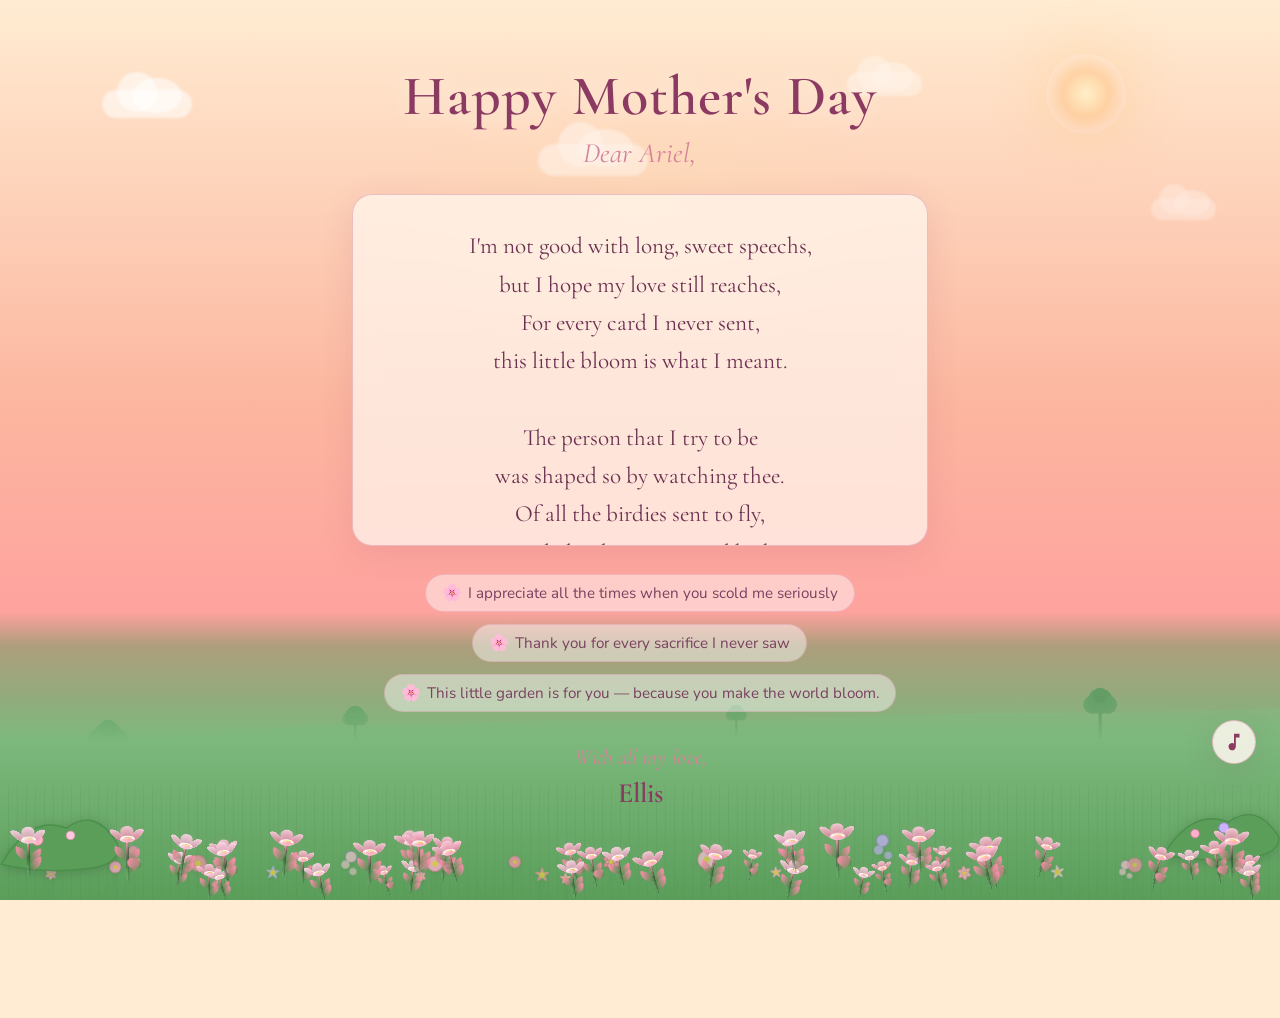
<file: index.html>
<!DOCTYPE html>
<html lang="en">
<head>
  <meta charset="UTF-8" />
  <meta name="viewport" content="width=device-width, initial-scale=1.0" />
  <meta name="description" content="A blooming garden Mother's Day message" />
  <title>Happy Mother's Day</title>
  <link rel="preconnect" href="https://fonts.googleapis.com" />
  <link rel="preconnect" href="https://fonts.gstatic.com" crossorigin />
  <link href="https://fonts.googleapis.com/css2?family=Cormorant+Garamond:ital,wght@0,400;0,600;1,400&family=Nunito:wght@400;600&display=swap" rel="stylesheet" />
  <link rel="stylesheet" href="css/garden.css" />
  <link rel="stylesheet" href="css/background.css" />
  <link rel="stylesheet" href="css/animations.css" />
  <link rel="stylesheet" href="css/blossoming-flowers.css" />
  <link rel="stylesheet" href="css/creatures.css" />
</head>
<body>
  <div class="garden" id="garden">
    <div class="sky" aria-hidden="true">
      <div class="sky-glow"></div>

      <div class="bg-scenery">
        <div class="bg-sun"></div>
        <div class="bg-cloud bg-cloud--1"></div>
        <div class="bg-cloud bg-cloud--2"></div>
        <div class="bg-cloud bg-cloud--3"></div>
        <div class="bg-cloud bg-cloud--4"></div>
        <svg class="bg-landscape" viewBox="0 0 1440 360" preserveAspectRatio="xMidYMax slice" xmlns="http://www.w3.org/2000/svg">
          <defs>
            <linearGradient id="hillFar" x1="0" y1="0" x2="0" y2="1">
              <stop offset="0%" stop-color="#e8b8b0"/>
              <stop offset="25%" stop-color="#a8c4a0"/>
              <stop offset="100%" stop-color="#6d9468"/>
            </linearGradient>
            <linearGradient id="hillMid" x1="0" y1="0" x2="0" y2="1">
              <stop offset="0%" stop-color="#8fbf8a"/>
              <stop offset="100%" stop-color="#5a9e55"/>
            </linearGradient>
            <linearGradient id="hillNear" x1="0" y1="0" x2="0" y2="1">
              <stop offset="0%" stop-color="#7cb87c"/>
              <stop offset="100%" stop-color="#5a9e5a"/>
            </linearGradient>
            <linearGradient id="treeFar" x1="0" y1="0" x2="0" y2="1">
              <stop offset="0%" stop-color="#4a7350"/>
              <stop offset="100%" stop-color="#2d4a32"/>
            </linearGradient>
            <linearGradient id="treeMid" x1="0" y1="0" x2="0" y2="1">
              <stop offset="0%" stop-color="#3d6640"/>
              <stop offset="100%" stop-color="#254428"/>
            </linearGradient>
          </defs>

          <!-- Ridge guides (invisible — used to anchor trees) -->
          <path id="ridge-far" fill="none" stroke="none" d="
            M 0 218
            C 160 172 320 158 480 164
            C 640 152 800 162 960 154
            C 1120 146 1280 152 1440 144"/>
          <path id="ridge-mid" fill="none" stroke="none" d="
            M 0 258
            C 240 224 480 230 720 222
            C 960 216 1200 226 1440 234"/>

          <!-- Distant rolling hills -->
          <path fill="url(#hillFar)" d="
            M 0 360 L 0 218
            C 160 172 320 158 480 164
            C 640 152 800 162 960 154
            C 1120 146 1280 152 1440 144
            L 1440 360 Z"/>

          <!-- Far trees — positioned by landscape.js -->
          <g fill="url(#treeFar)" id="trees-far">
            <g class="ridge-tree" data-ridge="far" data-x="120" data-scale="1">
              <rect x="-2" y="0" width="4" height="32" fill="#2d4a32"/>
              <circle cx="0" cy="-14" r="16"/>
              <circle cx="-10" cy="-10" r="12" opacity="0.9"/>
              <circle cx="10" cy="-10" r="12" opacity="0.9"/>
              <circle cx="0" cy="-22" r="10"/>
            </g>
            <g class="ridge-tree" data-ridge="far" data-x="400" data-scale="0.85">
              <rect x="-1.5" y="0" width="3" height="26" fill="#2d4a32"/>
              <circle cx="0" cy="-12" r="13"/>
              <circle cx="-8" cy="-8" r="9" opacity="0.85"/>
              <circle cx="8" cy="-8" r="9" opacity="0.85"/>
            </g>
            <g class="ridge-tree" data-ridge="far" data-x="830" data-scale="0.8">
              <rect x="-1.5" y="0" width="3" height="22" fill="#2d4a32"/>
              <circle cx="0" cy="-10" r="11"/>
              <circle cx="-7" cy="-7" r="8" opacity="0.85"/>
              <circle cx="7" cy="-7" r="8" opacity="0.85"/>
            </g>
            <g class="ridge-tree" data-ridge="far" data-x="1240" data-scale="0.95">
              <rect x="-2" y="0" width="4" height="30" fill="#2d4a32"/>
              <circle cx="0" cy="-13" r="15"/>
              <circle cx="-9" cy="-9" r="11" opacity="0.9"/>
              <circle cx="9" cy="-9" r="11" opacity="0.9"/>
              <circle cx="0" cy="-20" r="9"/>
            </g>
          </g>

          <!-- Middle hills -->
          <path fill="url(#hillMid)" d="
            M 0 360 L 0 258
            C 240 224 480 230 720 222
            C 960 216 1200 226 1440 234
            L 1440 360 Z"/>

          <!-- Mid trees -->
          <g fill="url(#treeMid)" id="trees-mid">
            <g class="ridge-tree" data-ridge="mid" data-x="320" data-scale="1.1">
              <rect x="-2.5" y="0" width="5" height="36" fill="#254428"/>
              <circle cx="0" cy="-16" r="18"/>
              <circle cx="-12" cy="-12" r="14" opacity="0.9"/>
              <circle cx="12" cy="-12" r="14" opacity="0.9"/>
              <circle cx="0" cy="-26" r="12"/>
            </g>
            <g class="ridge-tree" data-ridge="mid" data-x="1040" data-scale="1.05">
              <rect x="-2.5" y="0" width="5" height="34" fill="#254428"/>
              <circle cx="0" cy="-15" r="17"/>
              <circle cx="-11" cy="-11" r="13" opacity="0.9"/>
              <circle cx="11" cy="-11" r="13" opacity="0.9"/>
              <circle cx="0" cy="-24" r="11"/>
            </g>
          </g>

          <!-- Near slope — matches meadow -->
          <path fill="url(#hillNear)" d="
            M 0 360 L 0 292
            Q 360 278 720 282
            Q 1080 276 1440 286
            L 1440 360 Z"/>
        </svg>
      </div>

      <div id="bg-mid-flowers" class="bg-mid-flowers"></div>
      <div id="petal-layer" class="petal-layer"></div>
      <div id="sky-creatures" class="sky-creatures"></div>
    </div>

    <main class="content">
      <header class="content-header">
        <h1 class="headline" id="headline"></h1>
        <p class="greeting" id="greeting"></p>
      </header>

      <article class="message-card" id="message-card" aria-live="polite">
        <p class="message" id="message"></p>
      </article>

      <ul class="bouquet" id="bouquet" aria-label="Reasons I love you"></ul>

      <footer class="signature-block">
        <p class="signature" id="signature"></p>
        <p class="your-name" id="your-name"></p>
      </footer>
    </main>

    <div class="meadow" aria-hidden="true">
      <svg class="meadow-bush meadow-bush--left" viewBox="0 0 100 70" xmlns="http://www.w3.org/2000/svg">
        <path d="M10 55 Q30 20 55 30 Q75 15 90 40 Q95 55 70 58 Q40 62 10 55 Z" fill="#5a9e5a" stroke="#4a8f4a" stroke-width="1"/>
        <circle cx="35" cy="38" r="4" fill="#ffb3c6" stroke="#d4788f" stroke-width="0.6"/>
        <circle cx="58" cy="35" r="3" fill="#ffc8dd" stroke="#d492a8" stroke-width="0.6"/>
      </svg>
      <svg class="meadow-bush meadow-bush--right" viewBox="0 0 100 70" xmlns="http://www.w3.org/2000/svg">
        <path d="M90 55 Q70 22 45 32 Q25 18 10 42 Q8 54 32 57 Q62 60 90 55 Z" fill="#5a9e5a" stroke="#4a8f4a" stroke-width="1"/>
        <circle cx="48" cy="36" r="3.5" fill="#c9b1ff" stroke="#9a82c8" stroke-width="0.6"/>
        <circle cx="68" cy="40" r="3" fill="#ffafcc" stroke="#c97a90" stroke-width="0.6"/>
      </svg>
      <div class="grass"></div>
      <div id="meadow-back" class="meadow-back"></div>
      <div id="meadow-tufts" class="meadow-tufts"></div>
      <div id="blooming-garden" class="blooming-garden not-loaded" aria-hidden="true"></div>
    </div>
  </div>

  <button type="button" id="audio-toggle" class="audio-toggle hidden" aria-label="Play garden sounds" title="Garden sounds">
    <svg class="audio-icon audio-icon--off" viewBox="0 0 24 24" width="22" height="22" aria-hidden="true">
      <path fill="currentColor" d="M12 3v10.55A4 4 0 1 0 14 17V7h4V3h-6z"/>
    </svg>
    <svg class="audio-icon audio-icon--on" viewBox="0 0 24 24" width="22" height="22" aria-hidden="true">
      <path fill="currentColor" d="M12 3v10.55A4 4 0 1 0 14 17V7h4V3h-6zm-2 14.5A6.5 6.5 0 0 1 5.5 11H3v2h2.5A4.5 4.5 0 0 0 12 17.5V20a8 8 0 0 1-8-8h2a6 6 0 0 0 6 6v-2.5z"/>
    </svg>
  </button>

  <script type="module" src="js/garden.js"></script>
</body>
</html>
</file>
<file: css/garden.css>
*,
*::before,
*::after {
  box-sizing: border-box;
  margin: 0;
  padding: 0;
}

:root {
  --sky-top: #ffecd2;
  --sky-mid: #fcb69f;
  --sky-bottom: #ff9a9e;
  --grass-light: #7cb87c;
  --grass-dark: #5a9e5a;
  --rose: #8b3a62;
  --rose-soft: #d4849a;
  --cream: #fff8f0;
  --card-bg: rgba(255, 248, 240, 0.72);
  --card-border: rgba(212, 132, 154, 0.45);
  --shadow-soft: 0 8px 32px rgba(139, 58, 98, 0.12);
  --font-serif: "Cormorant Garamond", Georgia, serif;
  --font-sans: "Nunito", system-ui, sans-serif;
}

html {
  font-size: 16px;
  scroll-behavior: smooth;
}

body {
  min-height: 100dvh;
  overflow-x: hidden;
  font-family: var(--font-sans);
  color: var(--rose);
  background: var(--sky-top);
}

.garden {
  position: relative;
  min-height: 100dvh;
  display: flex;
  flex-direction: column;
}

.sky {
  position: fixed;
  inset: 0;
  z-index: 0;
  background: linear-gradient(
    180deg,
    var(--sky-top) 0%,
    var(--sky-mid) 45%,
    var(--sky-bottom) 78%,
    #f8b4b8 100%
  );
}

.sky-glow {
  position: absolute;
  top: 8%;
  left: 50%;
  width: min(90vw, 520px);
  height: min(50vw, 280px);
  transform: translateX(-50%);
  background: radial-gradient(
    ellipse at center,
    rgba(255, 220, 180, 0.55) 0%,
    transparent 70%
  );
  pointer-events: none;
}

.petal-layer,
.sky-creatures {
  position: absolute;
  inset: 0;
  pointer-events: none;
  overflow: hidden;
}

.sky-creatures {
  z-index: 2;
}

.petal-layer {
  z-index: 1;
}

.content {
  position: relative;
  z-index: 10;
  flex: 1;
  display: flex;
  flex-direction: column;
  align-items: center;
  padding: clamp(2rem, 8vw, 4rem) clamp(1.25rem, 5vw, 2rem) 13rem;
  text-align: center;
}

.content-header {
  margin-bottom: 1.5rem;
}

.headline {
  font-family: var(--font-serif);
  font-size: clamp(2.25rem, 7vw, 3.5rem);
  font-weight: 600;
  color: var(--rose);
  letter-spacing: 0.02em;
  line-height: 1.15;
  text-shadow: 0 1px 24px rgba(255, 255, 255, 0.5);
}

.greeting {
  margin-top: 0.5rem;
  font-family: var(--font-serif);
  font-size: clamp(1.25rem, 4vw, 1.75rem);
  font-style: italic;
  color: var(--rose-soft);
}

.message-card {
  width: min(100%, 36rem);
  max-height: min(50vh, 22rem);
  overflow-y: auto;
  padding: clamp(1.25rem, 4vw, 2rem) clamp(1.5rem, 5vw, 2.25rem);
  background: var(--card-bg);
  border: 1px solid var(--card-border);
  border-radius: 1.25rem;
  box-shadow: var(--shadow-soft);
  backdrop-filter: blur(12px);
  -webkit-backdrop-filter: blur(12px);
  opacity: 0;
  transform: translateY(1.5rem);
}

.message-card::-webkit-scrollbar {
  width: 6px;
}

.message-card::-webkit-scrollbar-thumb {
  background: var(--rose-soft);
  border-radius: 3px;
}

.message {
  font-family: var(--font-serif);
  font-size: clamp(1.15rem, 3.5vw, 1.45rem);
  line-height: 1.65;
  color: #6b3050;
  white-space: pre-line;
}

.bouquet {
  list-style: none;
  display: flex;
  flex-wrap: wrap;
  justify-content: center;
  gap: 0.75rem 1rem;
  margin-top: 1.75rem;
  max-width: 40rem;
  padding: 0;
}

.bouquet:empty {
  display: none;
}

.bouquet-item {
  display: flex;
  align-items: center;
  gap: 0.4rem;
  padding: 0.5rem 1rem;
  background: rgba(255, 255, 255, 0.45);
  border: 1px solid rgba(212, 132, 154, 0.35);
  border-radius: 2rem;
  font-size: clamp(0.85rem, 2.5vw, 0.95rem);
  color: #7a4060;
  opacity: 0;
  transform: scale(0.85);
}

.bouquet-item__bloom {
  font-size: 1rem;
  line-height: 1;
}

.signature-block {
  margin-top: 2rem;
  opacity: 0;
}

.signature {
  font-family: var(--font-serif);
  font-size: clamp(1.1rem, 3vw, 1.35rem);
  font-style: italic;
  color: var(--rose-soft);
}

.your-name {
  margin-top: 0.35rem;
  font-family: var(--font-serif);
  font-size: clamp(1.35rem, 4vw, 1.75rem);
  font-weight: 600;
  color: var(--rose);
}

.meadow {
  position: fixed;
  bottom: 0;
  left: 0;
  right: 0;
  height: clamp(12rem, 35vh, 18rem);
  height: clamp(12rem, 35dvh, 18rem);
  z-index: 5;
  pointer-events: none;
  overflow-x: clip;
}

.grass {
  position: absolute;
  inset: 0;
  background: linear-gradient(
    180deg,
    transparent 0%,
    rgba(90, 158, 90, 0.5) 12%,
    var(--grass-light) 45%,
    var(--grass-dark) 100%
  );
}

.grass::after {
  content: "";
  position: absolute;
  bottom: 0;
  left: 0;
  right: 0;
  height: 40%;
  background: repeating-linear-gradient(
    90deg,
    transparent,
    transparent 8px,
    rgba(61, 107, 61, 0.15) 8px,
    rgba(61, 107, 61, 0.15) 9px
  );
  opacity: 0.6;
}

.blooming-garden {
  z-index: 6;
}

.audio-toggle {
  position: fixed;
  bottom: clamp(6.5rem, 16vh, 8.5rem);
  right: clamp(1rem, 4vw, 1.5rem);
  z-index: 100;
  width: 2.75rem;
  height: 2.75rem;
  display: flex;
  align-items: center;
  justify-content: center;
  border: 1px solid rgba(212, 132, 154, 0.5);
  border-radius: 50%;
  background: rgba(255, 248, 240, 0.85);
  color: var(--rose);
  cursor: pointer;
  box-shadow: var(--shadow-soft);
  backdrop-filter: blur(8px);
  -webkit-backdrop-filter: blur(8px);
  transition: transform 0.2s ease, background 0.2s ease;
}

.audio-toggle:hover {
  transform: scale(1.08);
  background: rgba(255, 255, 255, 0.95);
}

.audio-toggle.hidden {
  display: none;
}

.audio-toggle.is-playing .audio-icon--off {
  display: none;
}

.audio-toggle:not(.is-playing) .audio-icon--on {
  display: none;
}

.audio-toggle.is-playing {
  color: var(--grass-dark);
  border-color: rgba(90, 158, 90, 0.5);
}

.petal {
  position: absolute;
  top: -2rem;
  border-radius: 50% 0 50% 50%;
  opacity: 0.75;
  pointer-events: none;
  will-change: transform;
}

@media (prefers-reduced-motion: reduce) {
  .message-card,
  .signature-block,
  .bouquet-item {
    opacity: 1 !important;
    transform: none !important;
    animation: none !important;
  }

  .petal-layer {
    display: none;
  }

  .audio-toggle {
    display: none !important;
  }

  .scatter-flower {
    opacity: 0.7 !important;
    animation: none !important;
  }
}

@media (max-width: 600px) {
  .content {
    padding-bottom: clamp(9.5rem, 36vw, 12rem);
  }

  .meadow {
    height: clamp(9.5rem, 28dvh, 14rem);
  }

  .audio-toggle {
    bottom: clamp(5.5rem, 22vw, 7rem);
  }
}

@media (max-width: 480px) {
  .bouquet {
    flex-direction: column;
    align-items: center;
  }

  .message-card {
    max-height: none;
  }
}

@media print {
  .sky,
  .meadow,
  .petal-layer,
  .sky-creatures,
  .audio-toggle {
    display: none !important;
  }

  body,
  .garden {
    background: white;
  }

  .content {
    padding: 2rem;
    color: #333;
  }

  .message-card {
    opacity: 1 !important;
    transform: none !important;
    box-shadow: none;
    border: 1px solid #ccc;
    max-height: none;
  }

  .signature-block,
  .bouquet-item {
    opacity: 1 !important;
    transform: none !important;
  }
}
</file>
<file: css/background.css>
/* ---- Distant scenery (hills, clouds, sun) ---- */
.bg-scenery {
  position: absolute;
  inset: 0;
  pointer-events: none;
  overflow: hidden;
  display: flex;
  flex-direction: column;
  justify-content: flex-end;
}

.bg-sun {
  position: absolute;
  top: 6%;
  right: 12%;
  width: clamp(3rem, 10vw, 5rem);
  height: clamp(3rem, 10vw, 5rem);
  border-radius: 50%;
  background: radial-gradient(
    circle,
    rgba(255, 240, 200, 0.95) 0%,
    rgba(255, 200, 140, 0.6) 40%,
    transparent 70%
  );
  box-shadow: 0 0 60px rgba(255, 200, 120, 0.45);
}

.bg-cloud {
  position: absolute;
  background: rgba(255, 255, 255, 0.55);
  border-radius: 50px;
  filter: blur(1px);
}

.bg-cloud::before,
.bg-cloud::after {
  content: "";
  position: absolute;
  background: inherit;
  border-radius: 50%;
}

.bg-cloud--1 {
  top: 10%;
  left: 8%;
  width: 90px;
  height: 28px;
}

.bg-cloud--1::before {
  width: 40px;
  height: 40px;
  top: -18px;
  left: 15px;
}

.bg-cloud--1::after {
  width: 50px;
  height: 35px;
  top: -12px;
  right: 10px;
}

.bg-cloud--2 {
  top: 16%;
  left: 42%;
  width: 110px;
  height: 32px;
  opacity: 0.7;
}

.bg-cloud--2::before {
  width: 45px;
  height: 45px;
  top: -22px;
  left: 20px;
}

.bg-cloud--2::after {
  width: 55px;
  height: 38px;
  top: -15px;
  right: 15px;
}

.bg-cloud--3 {
  top: 8%;
  right: 28%;
  width: 75px;
  height: 24px;
  opacity: 0.6;
}

.bg-cloud--3::before {
  width: 35px;
  height: 35px;
  top: -16px;
  left: 10px;
}

.bg-cloud--3::after {
  width: 42px;
  height: 30px;
  top: -10px;
  right: 8px;
}

.bg-cloud--4 {
  top: 22%;
  right: 5%;
  width: 65px;
  height: 22px;
  opacity: 0.5;
}

.bg-cloud--4::before {
  width: 30px;
  height: 30px;
  top: -14px;
  left: 8px;
}

.bg-cloud--4::after {
  width: 36px;
  height: 26px;
  top: -8px;
  right: 6px;
}

.bg-landscape {
  display: block;
  width: 100%;
  aspect-ratio: 1440 / 360;
  max-height: min(42vh, 22rem);
  flex-shrink: 0;
  z-index: 0;
}

/* ---- Mid-ground wildflower field (depth) ---- */
.bg-mid-flowers {
  position: absolute;
  bottom: 0;
  left: 0;
  right: 0;
  height: clamp(8rem, 24vh, 12rem);
  z-index: 1;
  pointer-events: none;
  overflow: hidden;
  mask-image: linear-gradient(180deg, transparent 0%, black 35%);
  -webkit-mask-image: linear-gradient(180deg, transparent 0%, black 35%);
}

.bg-mid-flowers .scatter-flower {
  position: absolute;
  bottom: 0;
  transform-origin: bottom center;
  filter: blur(0.3px);
}

.bg-mid-flowers .scatter-flower svg {
  display: block;
  width: 100%;
  height: auto;
}

/* ---- Meadow back layer ---- */
.meadow-back,
.meadow-tufts {
  position: absolute;
  bottom: 0;
  left: 0;
  right: 0;
  pointer-events: none;
}

.meadow-back {
  height: 85%;
  z-index: 2;
}

.meadow-tufts {
  height: 50%;
  z-index: 3;
}

.meadow-back .scatter-flower {
  position: absolute;
  bottom: 0;
  transform-origin: bottom center;
  filter: drop-shadow(0 1px 2px rgba(40, 60, 40, 0.2));
}

.meadow-back .scatter-flower svg {
  display: block;
  width: 100%;
  height: auto;
}

.meadow-tufts .grass-tuft {
  position: absolute;
  bottom: 0;
  transform-origin: bottom center;
}

.meadow-tufts .grass-tuft svg {
  display: block;
  width: 100%;
  height: auto;
}

/* ---- Side bushes ---- */
.meadow-bush {
  position: absolute;
  bottom: 0;
  z-index: 4;
  width: clamp(5rem, 16vw, 9rem);
  height: auto;
  filter: drop-shadow(0 2px 6px rgba(40, 60, 40, 0.25));
}

.meadow-bush--left {
  left: -1%;
  bottom: 5%;
}

.meadow-bush--right {
  right: -1%;
  bottom: 8%;
  transform: scaleX(-1);
}

.blooming-garden {
  z-index: 6;
}

@media (max-width: 600px) {
  .meadow-bush {
    width: clamp(4rem, 20vw, 6rem);
    opacity: 0.85;
  }

  .bg-mid-flowers {
    opacity: 0.8;
  }
}

@media (prefers-reduced-motion: reduce) {
  .bg-cloud {
    animation: none !important;
  }
}

@media print {
  .bg-scenery,
  .bg-mid-flowers,
  .meadow-back,
  .meadow-tufts,
  .meadow-bush,
  .blooming-garden {
    display: none !important;
  }
}
</file>
<file: css/animations.css>
.sky {
  animation: skyPulse 12s ease-in-out infinite alternate;
}

@keyframes skyPulse {
  0% { filter: brightness(1); }
  100% { filter: brightness(1.04); }
}

.message-card.is-visible {
  animation: cardReveal 1.2s cubic-bezier(0.22, 1, 0.36, 1) forwards;
  animation-delay: 2s;
}

.signature-block.is-visible {
  animation: fadeUp 1s ease forwards;
  animation-delay: 2.8s;
}

.bouquet-item.is-visible {
  animation: bloomReason 0.7s cubic-bezier(0.34, 1.56, 0.64, 1) forwards;
}

.bouquet-item:nth-child(1).is-visible { animation-delay: 3.1s; }
.bouquet-item:nth-child(2).is-visible { animation-delay: 3.4s; }
.bouquet-item:nth-child(3).is-visible { animation-delay: 3.7s; }
.bouquet-item:nth-child(4).is-visible { animation-delay: 4s; }
.bouquet-item:nth-child(5).is-visible { animation-delay: 4.3s; }

@keyframes cardReveal {
  0% { opacity: 0; transform: translateY(1.5rem); }
  100% { opacity: 1; transform: translateY(0); }
}

@keyframes fadeUp {
  0% { opacity: 0; transform: translateY(0.75rem); }
  100% { opacity: 1; transform: translateY(0); }
}

@keyframes bloomReason {
  0% { opacity: 0; transform: scale(0.85); }
  100% { opacity: 1; transform: scale(1); }
}

.headline {
  animation: headlineIn 1.4s ease forwards;
}

.greeting {
  animation: headlineIn 1.4s ease forwards;
  animation-delay: 0.3s;
  opacity: 0;
}

@keyframes headlineIn {
  0% { opacity: 0; transform: translateY(-0.5rem); }
  100% { opacity: 1; transform: translateY(0); }
}

/* Cloud drift */
.bg-cloud--1 { animation: cloudDrift1 55s ease-in-out infinite alternate; }
.bg-cloud--2 { animation: cloudDrift2 70s ease-in-out infinite alternate; }
.bg-cloud--3 { animation: cloudDrift3 45s ease-in-out infinite alternate; }
.bg-cloud--4 { animation: cloudDrift1 60s ease-in-out infinite alternate-reverse; }

@keyframes cloudDrift1 {
  0% { transform: translateX(0); }
  100% { transform: translateX(40px); }
}

@keyframes cloudDrift2 {
  0% { transform: translateX(0); }
  100% { transform: translateX(-50px); }
}

@keyframes cloudDrift3 {
  0% { transform: translateX(0); }
  100% { transform: translateX(30px); }
}

@keyframes fadeInFlower {
  0% { opacity: 0; }
  100% { opacity: var(--target-opacity, 0.7); }
}

.scatter-flower {
  opacity: 0;
  animation: fadeInFlower 1.2s ease forwards;
}

@keyframes petalFall {
  0% { transform: translate(0, 0) rotate(0deg); opacity: 0; }
  8% { opacity: var(--petal-opacity, 0.75); }
  90% { opacity: var(--petal-opacity, 0.75); }
  100% {
    transform: translate(var(--drift-x, 40px), 105vh) rotate(var(--drift-rot, 360deg));
    opacity: 0;
  }
}

.petal {
  animation-name: petalFall;
  animation-timing-function: linear;
  animation-iteration-count: infinite;
}

@keyframes sparkle {
  0% { transform: scale(0) rotate(0deg); opacity: 1; }
  100% { transform: scale(1.5) rotate(180deg); opacity: 0; }
}

.sparkle-dot {
  position: fixed;
  width: 8px;
  height: 8px;
  border-radius: 50%;
  background: radial-gradient(circle, #fff8f0, #ffb3c6);
  pointer-events: none;
  z-index: 50;
  animation: sparkle 0.8s ease forwards;
}

@media (prefers-reduced-motion: reduce) {
  .sky,
  .headline,
  .greeting {
    animation: none !important;
    opacity: 1 !important;
  }

  .message-card.is-visible,
  .signature-block.is-visible,
  .bouquet-item.is-visible {
    animation: none !important;
    opacity: 1 !important;
    transform: none !important;
  }
}
</file>
<file: css/blossoming-flowers.css>
﻿/* Blossoming flowers — adapted from Md Usman Ansari (CodePen BamepLe) */
.blooming-garden {
  position: absolute;
  bottom: 0;
  left: 0;
  width: 100%;
  height: 100%;
  pointer-events: none;
  z-index: 6;
  perspective: 600px;
  overflow: visible;
}

.blooming-garden__field {
  position: relative;
  width: 100%;
  height: 100%;
}

/* Each flower in the meadow — small, placed, overlapping */
.blooming-garden .bloom-instance {
  position: absolute;
  bottom: var(--y, 0%);
  left: var(--x);
  z-index: var(--z, 5);
  --effective-scale: calc(var(--scale) * var(--mobile-scale, 1));
  transform: translateX(-50%) scale(var(--effective-scale)) rotate(var(--rot));
  transform-origin: bottom center;
  animation: field-sway 5s ease-in-out infinite;
  animation-delay: var(--sway-delay, 0s);
}

@keyframes field-sway {
  0%, 100% {
    transform: translateX(-50%) scale(var(--effective-scale)) rotate(calc(var(--rot) - 2deg));
  }
  50% {
    transform: translateX(-50%) scale(var(--effective-scale)) rotate(calc(var(--rot) + 2deg));
  }
}

.blooming-garden .bloom-instance .flower {
  position: relative;
  bottom: 0;
  left: 0;
  transform: none;
  animation: none;
}

.blooming-garden .bloom-instance .flower--2,
.blooming-garden .bloom-instance .flower--3 {
  left: 0;
}

.blooming-garden .bloom-instance .flower__line {
  height: 20vmin !important;
  animation-delay: calc(0.2s + var(--bloom-delay, 0s)) !important;
}

.blooming-garden .bloom-instance .flower--1 .flower__line {
  height: 24vmin !important;
}

.blooming-garden .bloom-instance .flower__leafs {
  animation-delay: calc(0.6s + var(--bloom-delay, 0s)) !important;
}

.blooming-garden .bloom-instance .flower__leafs--1 {
  animation-delay: calc(0.7s + var(--bloom-delay, 0s)) !important;
}

.blooming-garden .bloom-instance .flower__leafs--2 {
  animation-delay: calc(0.85s + var(--bloom-delay, 0s)) !important;
}

.blooming-garden .bloom-instance .flower__leafs--3 {
  animation-delay: calc(1s + var(--bloom-delay, 0s)) !important;
}

.blooming-garden .bloom-instance .flower__light {
  display: none;
}

.blooming-garden .bloom-instance .flower__leafs::after {
  width: 5vmin;
  height: 5vmin;
  filter: blur(5vmin);
  opacity: 0.45;
}

.blooming-garden__scene {
  position: relative;
  width: 100%;
  height: 100%;
}






.blooming-garden .blooming-garden__scene {
  position: relative;
  transform: scale(0.9);
}

.blooming-garden .flower--1 .flower__leafs::after {
  background-color: #ffb3c6;
}

.blooming-garden .flower--2 .flower__leaf {
  background-color: #ffc8dd;
  background-image: linear-gradient(to top, #d4788f, #ffc8dd);
}

.blooming-garden .flower--2 .flower__leaf--4 {
  background-image: linear-gradient(to top, #ff8fab, #ffc8dd);
}

.blooming-garden .flower--2 .flower__leafs::after {
  background-color: #ffafcc;
}

.blooming-garden .flower--3 .flower__leaf {
  background-color: #ffd6e8;
  background-image: linear-gradient(to top, #d492a8, #ffd6e8);
}

.blooming-garden .flower--3 .flower__leaf--4 {
  background-image: linear-gradient(to top, #f4a6c4, #ffd6e8);
}

.blooming-garden .flower--3 .flower__leafs::after {
  background-color: #ffc8dd;
}

.blooming-garden .flower {
  position: absolute;
  bottom: 10vmin;
  transform-origin: bottom center;
  z-index: 10;
  --fl-speed: 0.8s;
}
.blooming-garden .flower--1 {
  animation: moving-flower-1 4s linear infinite;
}
.blooming-garden .flower--1 .flower__line {
  height: 70vmin;
  animation-delay: 0.3s;
}
.blooming-garden .flower--1 .flower__line__leaf--1 {
  animation: blooming-leaf-right var(--fl-speed) 1.6s backwards;
}
.blooming-garden .flower--1 .flower__line__leaf--2 {
  animation: blooming-leaf-right var(--fl-speed) 1.4s backwards;
}
.blooming-garden .flower--1 .flower__line__leaf--3 {
  animation: blooming-leaf-left var(--fl-speed) 1.2s backwards;
}
.blooming-garden .flower--1 .flower__line__leaf--4 {
  animation: blooming-leaf-left var(--fl-speed) 1s backwards;
}
.blooming-garden .flower--1 .flower__line__leaf--5 {
  animation: blooming-leaf-right var(--fl-speed) 1.8s backwards;
}
.blooming-garden .flower--1 .flower__line__leaf--6 {
  animation: blooming-leaf-left var(--fl-speed) 2s backwards;
}
.blooming-garden .flower--2 {
  left: 50%;
  transform: rotate(20deg);
  animation: moving-flower-2 4s linear infinite;
}
.blooming-garden .flower--2 .flower__line {
  height: 60vmin;
  animation-delay: 0.6s;
}
.blooming-garden .flower--2 .flower__line__leaf--1 {
  animation: blooming-leaf-right var(--fl-speed) 1.9s backwards;
}
.blooming-garden .flower--2 .flower__line__leaf--2 {
  animation: blooming-leaf-right var(--fl-speed) 1.7s backwards;
}
.blooming-garden .flower--2 .flower__line__leaf--3 {
  animation: blooming-leaf-left var(--fl-speed) 1.5s backwards;
}
.blooming-garden .flower--2 .flower__line__leaf--4 {
  animation: blooming-leaf-left var(--fl-speed) 1.3s backwards;
}
.blooming-garden .flower--3 {
  left: 50%;
  transform: rotate(-15deg);
  animation: moving-flower-3 4s linear infinite;
}
.blooming-garden .flower--3 .flower__line {
  animation-delay: 0.9s;
}
.blooming-garden .flower--3 .flower__line__leaf--1 {
  animation: blooming-leaf-right var(--fl-speed) 2.5s backwards;
}
.blooming-garden .flower--3 .flower__line__leaf--2 {
  animation: blooming-leaf-right var(--fl-speed) 2.3s backwards;
}
.blooming-garden .flower--3 .flower__line__leaf--3 {
  animation: blooming-leaf-left var(--fl-speed) 2.1s backwards;
}
.blooming-garden .flower--3 .flower__line__leaf--4 {
  animation: blooming-leaf-left var(--fl-speed) 1.9s backwards;
}
.blooming-garden .flower__leafs {
  position: relative;
  animation: blooming-flower 2s backwards;
}
.blooming-garden .flower__leafs--1 {
  animation-delay: 1.1s;
}
.blooming-garden .flower__leafs--2 {
  animation-delay: 1.4s;
}
.blooming-garden .flower__leafs--3 {
  animation-delay: 1.7s;
}
.blooming-garden .flower__leafs::after {
  content: "";
  position: absolute;
  left: 0;
  top: 0;
  transform: translate(-50%, -100%);
  width: 8vmin;
  height: 8vmin;
  background-color: #ffb3c6;
  filter: blur(10vmin);
}
.blooming-garden .flower__leaf {
  position: absolute;
  bottom: 0;
  left: 50%;
  width: 8vmin;
  height: 11vmin;
  border-radius: 51% 49% 47% 53%/44% 45% 55% 69%;
  background-color: #ffc8dd;
  background-image: linear-gradient(to top, #d4788f, #ffc8dd);
  transform-origin: bottom center;
  opacity: 0.9;
  box-shadow: inset 0 0 2vmin rgba(255, 255, 255, 0.5);
}
.blooming-garden .flower__leaf--1 {
  transform: translate(-10%, 1%) rotateY(40deg) rotateX(-50deg);
}
.blooming-garden .flower__leaf--2 {
  transform: translate(-50%, -4%) rotateX(40deg);
}
.blooming-garden .flower__leaf--3 {
  transform: translate(-90%, 0%) rotateY(45deg) rotateX(50deg);
}
.blooming-garden .flower__leaf--4 {
  width: 8vmin;
  height: 8vmin;
  transform-origin: bottom left;
  border-radius: 4vmin 10vmin 4vmin 4vmin;
  transform: translate(0%, 18%) rotateX(70deg) rotate(-43deg);
  background-image: linear-gradient(to top, #ff8fab, #ffc8dd);
  z-index: 1;
  opacity: 0.8;
}
.blooming-garden .flower__white-circle {
  position: absolute;
  left: -3.5vmin;
  top: -3vmin;
  width: 9vmin;
  height: 4vmin;
  border-radius: 50%;
  background-color: #fff;
}
.blooming-garden .flower__white-circle::after {
  content: "";
  position: absolute;
  left: 50%;
  top: 45%;
  transform: translate(-50%, -50%);
  width: 60%;
  height: 60%;
  border-radius: inherit;
  background-image: repeating-linear-gradient(135deg, rgba(0, 0, 0, 0.03) 0px, rgba(0, 0, 0, 0.03) 1px, transparent 1px, transparent 12px), repeating-linear-gradient(45deg, rgba(0, 0, 0, 0.03) 0px, rgba(0, 0, 0, 0.03) 1px, transparent 1px, transparent 12px), repeating-linear-gradient(67.5deg, rgba(0, 0, 0, 0.03) 0px, rgba(0, 0, 0, 0.03) 1px, transparent 1px, transparent 12px), repeating-linear-gradient(135deg, rgba(0, 0, 0, 0.03) 0px, rgba(0, 0, 0, 0.03) 1px, transparent 1px, transparent 12px), repeating-linear-gradient(45deg, rgba(0, 0, 0, 0.03) 0px, rgba(0, 0, 0, 0.03) 1px, transparent 1px, transparent 12px), repeating-linear-gradient(112.5deg, rgba(0, 0, 0, 0.03) 0px, rgba(0, 0, 0, 0.03) 1px, transparent 1px, transparent 12px), repeating-linear-gradient(112.5deg, rgba(0, 0, 0, 0.03) 0px, rgba(0, 0, 0, 0.03) 1px, transparent 1px, transparent 12px), repeating-linear-gradient(45deg, rgba(0, 0, 0, 0.03) 0px, rgba(0, 0, 0, 0.03) 1px, transparent 1px, transparent 12px), repeating-linear-gradient(22.5deg, rgba(0, 0, 0, 0.03) 0px, rgba(0, 0, 0, 0.03) 1px, transparent 1px, transparent 12px), repeating-linear-gradient(45deg, rgba(0, 0, 0, 0.03) 0px, rgba(0, 0, 0, 0.03) 1px, transparent 1px, transparent 12px), repeating-linear-gradient(22.5deg, rgba(0, 0, 0, 0.03) 0px, rgba(0, 0, 0, 0.03) 1px, transparent 1px, transparent 12px), repeating-linear-gradient(135deg, rgba(0, 0, 0, 0.03) 0px, rgba(0, 0, 0, 0.03) 1px, transparent 1px, transparent 12px), repeating-linear-gradient(157.5deg, rgba(0, 0, 0, 0.03) 0px, rgba(0, 0, 0, 0.03) 1px, transparent 1px, transparent 12px), repeating-linear-gradient(67.5deg, rgba(0, 0, 0, 0.03) 0px, rgba(0, 0, 0, 0.03) 1px, transparent 1px, transparent 12px), repeating-linear-gradient(67.5deg, rgba(0, 0, 0, 0.03) 0px, rgba(0, 0, 0, 0.03) 1px, transparent 1px, transparent 12px), linear-gradient(90deg, #fff0c8, #f4d03f);
}
.blooming-garden .flower__line {
  height: 55vmin;
  width: 1.5vmin;
  background-image: linear-gradient(to left, rgba(0, 0, 0, 0.2), transparent, rgba(255, 255, 255, 0.2)), linear-gradient(to top, transparent 10%, #3d6b3d, #ff8fab);
  box-shadow: inset 0 0 2px rgba(0, 0, 0, 0.5);
  animation: grow-flower-tree 4s backwards;
}
.blooming-garden .flower__line__leaf {
  --w: 7vmin;
  --h: calc(var(--w) + 2vmin);
  position: absolute;
  top: 20%;
  left: 90%;
  width: var(--w);
  height: var(--h);
  border-top-right-radius: var(--h);
  border-bottom-left-radius: var(--h);
  background-image: linear-gradient(to top, rgba(61, 122, 61, 0.45), #ff8fab);
}
.blooming-garden .flower__line__leaf--1 {
  transform: rotate(70deg) rotateY(30deg);
}
.blooming-garden .flower__line__leaf--2 {
  top: 45%;
  transform: rotate(70deg) rotateY(30deg);
}
.blooming-garden .flower__line__leaf--3, .flower__line__leaf--4, .flower__line__leaf--6 {
  border-top-right-radius: 0;
  border-bottom-left-radius: 0;
  border-top-left-radius: var(--h);
  border-bottom-right-radius: var(--h);
  left: -460%;
  top: 12%;
  transform: rotate(-70deg) rotateY(30deg);
}
.blooming-garden .flower__line__leaf--4 {
  top: 40%;
}
.blooming-garden .flower__line__leaf--5 {
  top: 0;
  transform-origin: left;
  transform: rotate(70deg) rotateY(30deg) scale(0.6);
}
.blooming-garden .flower__line__leaf--6 {
  top: -2%;
  left: -450%;
  transform-origin: right;
  transform: rotate(-70deg) rotateY(30deg) scale(0.6);
}
.blooming-garden .flower__light {
  position: absolute;
  bottom: 0vmin;
  width: 1vmin;
  height: 1vmin;
  background-color: #f4d03f;
  border-radius: 50%;
  filter: blur(0.2vmin);
  animation: light-ans 4s linear infinite backwards;
}
.blooming-garden .flower__light:nth-child(odd) {
  background-color: #ffafcc;
}
.blooming-garden .flower__light--1 {
  left: -2vmin;
  animation-delay: 1s;
}
.blooming-garden .flower__light--2 {
  left: 3vmin;
  animation-delay: 0.5s;
}
.blooming-garden .flower__light--3 {
  left: -6vmin;
  animation-delay: 0.3s;
}
.blooming-garden .flower__light--4 {
  left: 6vmin;
  animation-delay: 0.9s;
}
.blooming-garden .flower__light--5 {
  left: -1vmin;
  animation-delay: 1.5s;
}
.blooming-garden .flower__light--6 {
  left: -4vmin;
  animation-delay: 3s;
}
.blooming-garden .flower__light--7 {
  left: 3vmin;
  animation-delay: 2s;
}
.blooming-garden .flower__light--8 {
  left: -6vmin;
  animation-delay: 3.5s;
}
.blooming-garden .flower__grass {
  --c: #5a9e5a;
  --line-w: 1.5vmin;
  position: absolute;
  bottom: 12vmin;
  left: -7vmin;
  display: flex;
  flex-direction: column;
  align-items: flex-end;
  z-index: 20;
  transform-origin: bottom center;
  transform: rotate(-48deg) rotateY(40deg);
}
.blooming-garden .flower__grass--1 {
  animation: moving-grass 2s linear infinite;
}
.blooming-garden .flower__grass--2 {
  left: 2vmin;
  bottom: 10vmin;
  transform: scale(0.5) rotate(75deg) rotateX(10deg) rotateY(-200deg);
  opacity: 0.8;
  z-index: 0;
  animation: moving-grass--2 1.5s linear infinite;
}
.blooming-garden .flower__grass--top {
  width: 7vmin;
  height: 10vmin;
  border-top-right-radius: 100%;
  border-right: var(--line-w) solid var(--c);
  transform-origin: bottom center;
  transform: rotate(-2deg);
}
.blooming-garden .flower__grass--bottom {
  margin-top: -2px;
  width: var(--line-w);
  height: 25vmin;
  background-image: linear-gradient(to top, transparent, var(--c));
}
.blooming-garden .flower__grass__leaf {
  --size: 10vmin;
  position: absolute;
  width: calc(var(--size) * 2.1);
  height: var(--size);
  border-top-left-radius: var(--size);
  border-top-right-radius: var(--size);
  background-image: linear-gradient(to top, transparent, transparent 30%, var(--c));
  z-index: 100;
}
.blooming-garden .flower__grass__leaf--1 {
  top: -6%;
  left: 30%;
  --size: 6vmin;
  transform: rotate(-20deg);
  animation: growing-grass-ans--1 2s 2.6s backwards;
}
@keyframes growing-grass-ans--1 {
  0% {
    transform-origin: bottom left;
    transform: rotate(-20deg) scale(0);
  }
}
.blooming-garden .flower__grass__leaf--2 {
  top: -5%;
  left: -110%;
  --size: 6vmin;
  transform: rotate(10deg);
  animation: growing-grass-ans--2 2s 2.4s linear backwards;
}
@keyframes growing-grass-ans--2 {
  0% {
    transform-origin: bottom right;
    transform: rotate(10deg) scale(0);
  }
}
.blooming-garden .flower__grass__leaf--3 {
  top: 5%;
  left: 60%;
  --size: 8vmin;
  transform: rotate(-18deg) rotateX(-20deg);
  animation: growing-grass-ans--3 2s 2.2s linear backwards;
}
@keyframes growing-grass-ans--3 {
  0% {
    transform-origin: bottom left;
    transform: rotate(-18deg) rotateX(-20deg) scale(0);
  }
}
.blooming-garden .flower__grass__leaf--4 {
  top: 6%;
  left: -135%;
  --size: 8vmin;
  transform: rotate(2deg);
  animation: growing-grass-ans--4 2s 2s linear backwards;
}
@keyframes growing-grass-ans--4 {
  0% {
    transform-origin: bottom right;
    transform: rotate(2deg) scale(0);
  }
}
.blooming-garden .flower__grass__leaf--5 {
  top: 20%;
  left: 60%;
  --size: 10vmin;
  transform: rotate(-24deg) rotateX(-20deg);
  animation: growing-grass-ans--5 2s 1.8s linear backwards;
}
@keyframes growing-grass-ans--5 {
  0% {
    transform-origin: bottom left;
    transform: rotate(-24deg) rotateX(-20deg) scale(0);
  }
}
.blooming-garden .flower__grass__leaf--6 {
  top: 22%;
  left: -180%;
  --size: 10vmin;
  transform: rotate(10deg);
  animation: growing-grass-ans--6 2s 1.6s linear backwards;
}
@keyframes growing-grass-ans--6 {
  0% {
    transform-origin: bottom right;
    transform: rotate(10deg) scale(0);
  }
}
.blooming-garden .flower__grass__leaf--7 {
  top: 39%;
  left: 70%;
  --size: 10vmin;
  transform: rotate(-10deg);
  animation: growing-grass-ans--7 2s 1.4s linear backwards;
}
@keyframes growing-grass-ans--7 {
  0% {
    transform-origin: bottom left;
    transform: rotate(-10deg) scale(0);
  }
}
.blooming-garden .flower__grass__leaf--8 {
  top: 40%;
  left: -215%;
  --size: 11vmin;
  transform: rotate(10deg);
  animation: growing-grass-ans--8 2s 1.2s linear backwards;
}
@keyframes growing-grass-ans--8 {
  0% {
    transform-origin: bottom right;
    transform: rotate(10deg) scale(0);
  }
}
.blooming-garden .flower__grass__overlay {
  position: absolute;
  top: -10%;
  right: 0%;
  width: 100%;
  height: 100%;
  background-color: rgba(74, 115, 80, 0.25);
  filter: blur(1.5vmin);
  z-index: 100;
}
.blooming-garden .flower__g-long {
  --w: 2vmin;
  --h: 6vmin;
  --c: #5a9e5a;
  position: absolute;
  bottom: 10vmin;
  left: -3vmin;
  transform-origin: bottom center;
  transform: rotate(-30deg) rotateY(-20deg);
  display: flex;
  flex-direction: column;
  align-items: flex-end;
  animation: flower-g-long-ans 3s linear infinite;
}
@keyframes flower-g-long-ans {
  0%, 100% {
    transform: rotate(-30deg) rotateY(-20deg);
  }
  50% {
    transform: rotate(-32deg) rotateY(-20deg);
  }
}
.blooming-garden .flower__g-long__top {
  top: calc(var(--h) * -1);
  width: calc(var(--w) + 1vmin);
  height: var(--h);
  border-top-right-radius: 100%;
  border-right: 0.7vmin solid var(--c);
  transform: translate(-0.7vmin, 1vmin);
}
.blooming-garden .flower__g-long__bottom {
  width: var(--w);
  height: 50vmin;
  transform-origin: bottom center;
  background-image: linear-gradient(to top, transparent 30%, var(--c));
  box-shadow: inset 0 0 2px rgba(0, 0, 0, 0.5);
  clip-path: polygon(35% 0, 65% 1%, 100% 100%, 0% 100%);
}
.blooming-garden .flower__g-right {
  position: absolute;
  bottom: 6vmin;
  left: -2vmin;
  transform-origin: bottom left;
  transform: rotate(20deg);
}
.blooming-garden .flower__g-right .leaf {
  width: 30vmin;
  height: 50vmin;
  border-top-left-radius: 100%;
  border-left: 2vmin solid #4a8f4a;
  background-image: linear-gradient(to bottom, transparent, #4a7350 60%);
  -webkit-mask-image: linear-gradient(to top, transparent 30%, #4a8f4a 60%);
}
.blooming-garden .flower__g-right--1 {
  animation: flower-g-right-ans 2.5s linear infinite;
}
.blooming-garden .flower__g-right--2 {
  left: 5vmin;
  transform: rotateY(-180deg);
  animation: flower-g-right-ans--2 3s linear infinite;
}
.blooming-garden .flower__g-right--2 .leaf {
  height: 75vmin;
  filter: blur(0.3vmin);
  opacity: 0.8;
}
@keyframes flower-g-right-ans {
  0%, 100% {
    transform: rotate(20deg);
  }
  50% {
    transform: rotate(24deg) rotateX(-20deg);
  }
}
@keyframes flower-g-right-ans--2 {
  0%, 100% {
    transform: rotateY(-180deg) rotate(0deg) rotateX(-20deg);
  }
  50% {
    transform: rotateY(-180deg) rotate(6deg) rotateX(-20deg);
  }
}
.blooming-garden .flower__g-front {
  position: absolute;
  bottom: 6vmin;
  left: 2.5vmin;
  z-index: 100;
  transform-origin: bottom center;
  transform: rotate(-28deg) rotateY(30deg) scale(1.04);
  animation: flower__g-front-ans 2s linear infinite;
}
@keyframes flower__g-front-ans {
  0%, 100% {
    transform: rotate(-28deg) rotateY(30deg) scale(1.04);
  }
  50% {
    transform: rotate(-35deg) rotateY(40deg) scale(1.04);
  }
}
.blooming-garden .flower__g-front__line {
  width: 0.3vmin;
  height: 20vmin;
  background-image: linear-gradient(to top, transparent, #4a8f4a, transparent 100%);
  position: relative;
}
.blooming-garden .flower__g-front__leaf-wrapper {
  position: absolute;
  top: 0;
  left: 0;
  transform-origin: bottom left;
  transform: rotate(10deg);
}
.blooming-garden .flower__g-front__leaf-wrapper:nth-child(even) {
  left: 0vmin;
  transform: rotateY(-180deg) rotate(5deg);
  animation: flower__g-front__leaf-left-ans 1s ease-in backwards;
}
.blooming-garden .flower__g-front__leaf-wrapper:nth-child(odd) {
  animation: flower__g-front__leaf-ans 1s ease-in backwards;
}
.blooming-garden .flower__g-front__leaf-wrapper--1 {
  top: -8vmin;
  transform: scale(0.7);
  animation: flower__g-front__leaf-ans 1s 5.5s ease-in backwards !important;
}
.blooming-garden .flower__g-front__leaf-wrapper--2 {
  top: -8vmin;
  transform: rotateY(-180deg) scale(0.7) !important;
  animation: flower__g-front__leaf-left-ans-2 1s 4.6s ease-in backwards !important;
}
.blooming-garden .flower__g-front__leaf-wrapper--3 {
  top: -3vmin;
  animation: flower__g-front__leaf-ans 1s 4.6s ease-in backwards;
}
.blooming-garden .flower__g-front__leaf-wrapper--4 {
  top: -3vmin;
  transform: rotateY(-180deg) scale(0.9) !important;
  animation: flower__g-front__leaf-left-ans-2 1s 4.6s ease-in backwards !important;
}
@keyframes flower__g-front__leaf-left-ans-2 {
  0% {
    transform: rotateY(-180deg) scale(0);
  }
}
.blooming-garden .flower__g-front__leaf-wrapper--5, .flower__g-front__leaf-wrapper--6 {
  top: 2vmin;
}
.blooming-garden .flower__g-front__leaf-wrapper--7, .flower__g-front__leaf-wrapper--8 {
  top: 6.5vmin;
}
.blooming-garden .flower__g-front__leaf-wrapper--2 {
  animation-delay: 5.2s !important;
}
.blooming-garden .flower__g-front__leaf-wrapper--3 {
  animation-delay: 4.9s !important;
}
.blooming-garden .flower__g-front__leaf-wrapper--5 {
  animation-delay: 4.3s !important;
}
.blooming-garden .flower__g-front__leaf-wrapper--6 {
  animation-delay: 4.1s !important;
}
.blooming-garden .flower__g-front__leaf-wrapper--7 {
  animation-delay: 3.8s !important;
}
.blooming-garden .flower__g-front__leaf-wrapper--8 {
  animation-delay: 3.5s !important;
}
@keyframes flower__g-front__leaf-ans {
  0% {
    transform: rotate(10deg) scale(0);
  }
}
@keyframes flower__g-front__leaf-left-ans {
  0% {
    transform: rotateY(-180deg) rotate(5deg) scale(0);
  }
}
.blooming-garden .flower__g-front__leaf {
  width: 10vmin;
  height: 10vmin;
  border-radius: 100% 0% 0% 100%/100% 100% 0% 0%;
  box-shadow: inset 0 2px 1vmin rgba(255, 175, 204, 0.25);
  background-image: linear-gradient(to bottom left, transparent, #4a7350), linear-gradient(to bottom right, #5a9e5a 50%, transparent 50%, transparent);
  -webkit-mask-image: linear-gradient(to bottom right, #5a9e5a 50%, transparent 50%, transparent);
  mask-image: linear-gradient(to bottom right, #5a9e5a 50%, transparent 50%, transparent);
}
.blooming-garden .flower__g-fr {
  position: absolute;
  bottom: -4vmin;
  left: vmin;
  transform-origin: bottom left;
  z-index: 10;
  animation: flower__g-fr-ans 2s linear infinite;
}
@keyframes flower__g-fr-ans {
  0%, 100% {
    transform: rotate(2deg);
  }
  50% {
    transform: rotate(4deg);
  }
}
.blooming-garden .flower__g-fr .leaf {
  width: 30vmin;
  height: 50vmin;
  border-top-left-radius: 100%;
  border-left: 2vmin solid #4a8f4a;
  -webkit-mask-image: linear-gradient(to top, transparent 25%, #4a8f4a 50%);
  position: relative;
  z-index: 1;
}
.blooming-garden .flower__g-fr__leaf {
  position: absolute;
  top: 0;
  left: 0;
  width: 10vmin;
  height: 10vmin;
  border-radius: 100% 0% 0% 100%/100% 100% 0% 0%;
  box-shadow: inset 0 2px 1vmin rgba(255, 175, 204, 0.25);
  background-image: linear-gradient(to bottom left, transparent, #4a7350 98%), linear-gradient(to bottom right, #ffafcc 45%, transparent 50%, transparent);
  -webkit-mask-image: linear-gradient(135deg, #5a9e5a 40%, transparent 50%, transparent);
}
.blooming-garden .flower__g-fr__leaf--1 {
  left: 20vmin;
  transform: rotate(45deg);
  animation: flower__g-fr-leaft-ans-1 0.5s 5.2s linear backwards;
}
@keyframes flower__g-fr-leaft-ans-1 {
  0% {
    transform-origin: left;
    transform: rotate(45deg) scale(0);
  }
}
.blooming-garden .flower__g-fr__leaf--2 {
  left: 12vmin;
  top: -7vmin;
  transform: rotate(25deg) rotateY(-180deg);
  animation: flower__g-fr-leaft-ans-6 0.5s 5s linear backwards;
}
.blooming-garden .flower__g-fr__leaf--3 {
  left: 15vmin;
  top: 6vmin;
  transform: rotate(55deg);
  animation: flower__g-fr-leaft-ans-5 0.5s 4.8s linear backwards;
}
.blooming-garden .flower__g-fr__leaf--4 {
  left: 6vmin;
  top: -2vmin;
  transform: rotate(25deg) rotateY(-180deg);
  animation: flower__g-fr-leaft-ans-6 0.5s 4.6s linear backwards;
}
.blooming-garden .flower__g-fr__leaf--5 {
  left: 10vmin;
  top: 14vmin;
  transform: rotate(55deg);
  animation: flower__g-fr-leaft-ans-5 0.5s 4.4s linear backwards;
}
@keyframes flower__g-fr-leaft-ans-5 {
  0% {
    transform-origin: left;
    transform: rotate(55deg) scale(0);
  }
}
.blooming-garden .flower__g-fr__leaf--6 {
  left: 0vmin;
  top: 6vmin;
  transform: rotate(25deg) rotateY(-180deg);
  animation: flower__g-fr-leaft-ans-6 0.5s 4.2s linear backwards;
}
@keyframes flower__g-fr-leaft-ans-6 {
  0% {
    transform-origin: right;
    transform: rotate(25deg) rotateY(-180deg) scale(0);
  }
}
.blooming-garden .flower__g-fr__leaf--7 {
  left: 5vmin;
  top: 22vmin;
  transform: rotate(45deg);
  animation: flower__g-fr-leaft-ans-7 0.5s 4s linear backwards;
}
@keyframes flower__g-fr-leaft-ans-7 {
  0% {
    transform-origin: left;
    transform: rotate(45deg) scale(0);
  }
}
.blooming-garden .flower__g-fr__leaf--8 {
  left: -4vmin;
  top: 15vmin;
  transform: rotate(15deg) rotateY(-180deg);
  animation: flower__g-fr-leaft-ans-8 0.5s 3.8s linear backwards;
}
@keyframes flower__g-fr-leaft-ans-8 {
  0% {
    transform-origin: right;
    transform: rotate(15deg) rotateY(-180deg) scale(0);
  }
}

.blooming-garden .long-g {
  position: absolute;
  bottom: 25vmin;
  left: -42vmin;
  transform-origin: bottom left;
}
.blooming-garden .long-g--1 {
  bottom: 0vmin;
  transform: scale(0.8) rotate(-5deg);
}
.blooming-garden .long-g--1 .leaf {
  -webkit-mask-image: linear-gradient(to top, transparent 40%, #4a8f4a 80%) !important;
}
.blooming-garden .long-g--1 .leaf--1 {
  --w: 5vmin;
  --h: 60vmin;
  left: -2vmin;
  transform: rotate(3deg) rotateY(-180deg);
}
.blooming-garden .long-g--2, .long-g--3 {
  bottom: -3vmin;
  left: -35vmin;
  transform-origin: center;
  transform: scale(0.6) rotateX(60deg);
}
.blooming-garden .long-g--2 .leaf, .long-g--3 .leaf {
  -webkit-mask-image: linear-gradient(to top, transparent 50%, #4a8f4a 80%) !important;
}
.blooming-garden .long-g--2 .leaf--1, .long-g--3 .leaf--1 {
  left: -1vmin;
  transform: rotateY(-180deg);
}
.blooming-garden .long-g--3 {
  left: -17vmin;
  bottom: 0vmin;
}
.blooming-garden .long-g--3 .leaf {
  -webkit-mask-image: linear-gradient(to top, transparent 40%, #4a8f4a 80%) !important;
}
.blooming-garden .long-g--4 {
  left: 25vmin;
  bottom: -3vmin;
  transform-origin: center;
  transform: scale(0.6) rotateX(60deg);
}
.blooming-garden .long-g--4 .leaf {
  -webkit-mask-image: linear-gradient(to top, transparent 50%, #4a8f4a 80%) !important;
}
.blooming-garden .long-g--5 {
  left: 42vmin;
  bottom: 0vmin;
  transform: scale(0.8) rotate(2deg);
}
.blooming-garden .long-g--6 {
  left: 0vmin;
  bottom: -20vmin;
  z-index: 100;
  filter: blur(0.3vmin);
  transform: scale(0.8) rotate(2deg);
}
.blooming-garden .long-g--7 {
  left: 35vmin;
  bottom: 20vmin;
  z-index: -1;
  filter: blur(0.3vmin);
  transform: scale(0.6) rotate(2deg);
  opacity: 0.7;
}
.blooming-garden .long-g .leaf {
  --w: 15vmin;
  --h: 40vmin;
  --c: #5a9e5a;
  position: absolute;
  bottom: 0;
  width: var(--w);
  height: var(--h);
  border-top-left-radius: 100%;
  border-left: 2vmin solid var(--c);
  -webkit-mask-image: linear-gradient(to top, transparent 20%, #4a7350);
  transform-origin: bottom center;
}
.blooming-garden .long-g .leaf--0 {
  left: 2vmin;
  animation: leaf-ans-1 4s linear infinite;
}
.blooming-garden .long-g .leaf--1 {
  --w: 5vmin;
  --h: 60vmin;
  animation: leaf-ans-1 4s linear infinite;
}
.blooming-garden .long-g .leaf--2 {
  --w: 10vmin;
  --h: 40vmin;
  left: -0.5vmin;
  bottom: 5vmin;
  transform-origin: bottom left;
  transform: rotateY(-180deg);
  animation: leaf-ans-2 3s linear infinite;
}
.blooming-garden .long-g .leaf--3 {
  --w: 5vmin;
  --h: 30vmin;
  left: -1vmin;
  bottom: 3.2vmin;
  transform-origin: bottom left;
  transform: rotate(-10deg) rotateY(-180deg);
  animation: leaf-ans-3 3s linear infinite;
}

@keyframes leaf-ans-1 {
  0%, 100% {
    transform: rotate(-5deg) scale(1);
  }
  50% {
    transform: rotate(5deg) scale(1.1);
  }
}
@keyframes leaf-ans-2 {
  0%, 100% {
    transform: rotateY(-180deg) rotate(5deg);
  }
  50% {
    transform: rotateY(-180deg) rotate(0deg) scale(1.1);
  }
}
@keyframes leaf-ans-3 {
  0%, 100% {
    transform: rotate(-10deg) rotateY(-180deg);
  }
  50% {
    transform: rotate(-20deg) rotateY(-180deg);
  }
}
.blooming-garden .grow-ans {
  animation: grow-ans 2s var(--d) backwards;
}

@keyframes grow-ans {
  0% {
    transform: scale(0);
    opacity: 0;
  }
}
@keyframes light-ans {
  0% {
    opacity: 0;
    transform: translateY(0vmin);
  }
  25% {
    opacity: 1;
    transform: translateY(-5vmin) translateX(-2vmin);
  }
  50% {
    opacity: 1;
    transform: translateY(-15vmin) translateX(2vmin);
    filter: blur(0.2vmin);
  }
  75% {
    transform: translateY(-20vmin) translateX(-2vmin);
    filter: blur(0.2vmin);
  }
  100% {
    transform: translateY(-30vmin);
    opacity: 0;
    filter: blur(1vmin);
  }
}
@keyframes moving-flower-1 {
  0%, 100% {
    transform: rotate(2deg);
  }
  50% {
    transform: rotate(-2deg);
  }
}
@keyframes moving-flower-2 {
  0%, 100% {
    transform: rotate(18deg);
  }
  50% {
    transform: rotate(14deg);
  }
}
@keyframes moving-flower-3 {
  0%, 100% {
    transform: rotate(-18deg);
  }
  50% {
    transform: rotate(-20deg) rotateY(-10deg);
  }
}
@keyframes blooming-leaf-right {
  0% {
    transform-origin: left;
    transform: rotate(70deg) rotateY(30deg) scale(0);
  }
}
@keyframes blooming-leaf-left {
  0% {
    transform-origin: right;
    transform: rotate(-70deg) rotateY(30deg) scale(0);
  }
}
@keyframes grow-flower-tree {
  0% {
    height: 0;
    border-radius: 1vmin;
  }
}
@keyframes blooming-flower {
  0% {
    transform: scale(0);
  }
}
@keyframes moving-grass {
  0%, 100% {
    transform: rotate(-48deg) rotateY(40deg);
  }
  50% {
    transform: rotate(-50deg) rotateY(40deg);
  }
}
@keyframes moving-grass--2 {
  0%, 100% {
    transform: scale(0.5) rotate(75deg) rotateX(10deg) rotateY(-200deg);
  }
  50% {
    transform: scale(0.5) rotate(79deg) rotateX(10deg) rotateY(-200deg);
  }
}
.blooming-garden .growing-grass {
  animation: growing-grass-ans 1s 2s backwards;
}

@keyframes growing-grass-ans {
  0% {
    transform: scale(0);
  }
}

.blooming-garden.not-loaded * {
  animation-play-state: paused !important;
}

/* ---- Phone & small screens ---- */
@media (max-width: 600px) {
  .blooming-garden {
    --mobile-scale: 1.25;
    perspective: 400px;
  }

  .blooming-garden .bloom-instance .flower__line {
    height: 15vmin !important;
  }

  .blooming-garden .bloom-instance .flower--1 .flower__line {
    height: 18vmin !important;
  }

  .blooming-garden .bloom-instance .flower__leafs::after {
    width: 4vmin;
    height: 4vmin;
    filter: blur(3vmin);
  }
}

@media (max-width: 380px) {
  .blooming-garden {
    --mobile-scale: 1.15;
  }
}

@media (prefers-reduced-motion: reduce) {
  .blooming-garden.not-loaded * {
    animation-play-state: running !important;
  }
  .blooming-garden * {
    animation: none !important;
  }
  .blooming-garden .bloom-instance {
    transform: translateX(-50%) scale(var(--effective-scale)) rotate(var(--rot)) !important;
  }
}
</file>
<file: css/creatures.css>
.creature {
  position: absolute;
  pointer-events: none;
  will-change: transform, left, top;
}

.creature svg {
  display: block;
  overflow: visible;
}

.wing-left {
  transform-origin: right center;
  animation: flapLeft 0.18s ease-in-out infinite alternate;
}

.wing-right {
  transform-origin: left center;
  animation: flapRight 0.18s ease-in-out infinite alternate;
}

.dragonfly .wing-left,
.dragonfly .wing-right {
  animation-duration: 0.08s;
}

.butterfly .wing-left {
  transform-box: fill-box;
  transform-origin: 100% 38%;
}

.butterfly .wing-right {
  transform-box: fill-box;
  transform-origin: 0% 38%;
}

@keyframes flapLeft {
  0% { transform: scaleX(1) rotate(0deg); }
  100% { transform: scaleX(0.45) rotate(-12deg); }
}

@keyframes flapRight {
  0% { transform: scaleX(1) rotate(0deg); }
  100% { transform: scaleX(0.45) rotate(12deg); }
}

.butterfly.fly-ltr {
  animation: butterflyFlyLTR var(--flight-duration, 14s) ease-in-out forwards;
}

.butterfly.fly-rtl {
  animation: butterflyFlyRTL var(--flight-duration, 14s) ease-in-out forwards;
}

@keyframes butterflyFlyLTR {
  0% { left: -8%; top: var(--start-y, 30%); transform: scaleX(1) rotate(-5deg); opacity: 0; }
  5% { opacity: 1; }
  25% { top: calc(var(--start-y, 30%) - 4%); transform: scaleX(1) rotate(8deg); }
  50% { top: calc(var(--start-y, 30%) + 5%); transform: scaleX(1) rotate(-6deg); }
  75% { top: calc(var(--start-y, 30%) - 3%); transform: scaleX(1) rotate(5deg); }
  95% { opacity: 1; }
  100% { left: 108%; top: calc(var(--start-y, 30%) + 2%); transform: scaleX(1) rotate(0deg); opacity: 0; }
}

@keyframes butterflyFlyRTL {
  0% { left: 108%; top: var(--start-y, 40%); transform: scaleX(-1) rotate(-5deg); opacity: 0; }
  5% { opacity: 1; }
  25% { top: calc(var(--start-y, 40%) + 4%); transform: scaleX(-1) rotate(8deg); }
  50% { top: calc(var(--start-y, 40%) - 5%); transform: scaleX(-1) rotate(-6deg); }
  75% { top: calc(var(--start-y, 40%) + 3%); transform: scaleX(-1) rotate(5deg); }
  95% { opacity: 1; }
  100% { left: -8%; top: calc(var(--start-y, 40%) - 2%); transform: scaleX(-1) rotate(0deg); opacity: 0; }
}

.dragonfly.fly-ltr {
  animation: dragonflyFlyLTR var(--flight-duration, 10s) linear forwards;
}

.dragonfly.fly-rtl {
  animation: dragonflyFlyRTL var(--flight-duration, 10s) linear forwards;
}

@keyframes dragonflyFlyLTR {
  0% { left: -6%; top: var(--start-y, 25%); opacity: 0; }
  4% { opacity: 0.9; }
  30% { left: 28%; top: var(--start-y, 25%); }
  35% { left: 30%; top: calc(var(--start-y, 25%) - 1%); }
  40% { left: 32%; top: var(--start-y, 25%); }
  65% { left: 62%; top: calc(var(--start-y, 25%) + 2%); }
  70% { left: 64%; top: var(--start-y, 25%); }
  75% { left: 66%; top: calc(var(--start-y, 25%) - 1%); }
  96% { opacity: 0.9; }
  100% { left: 106%; top: var(--start-y, 25%); opacity: 0; }
}

@keyframes dragonflyFlyRTL {
  0% { left: 106%; top: var(--start-y, 35%); transform: scaleX(-1); opacity: 0; }
  4% { opacity: 0.9; }
  30% { left: 72%; top: var(--start-y, 35%); }
  35% { left: 70%; top: calc(var(--start-y, 35%) + 1%); }
  40% { left: 68%; top: var(--start-y, 35%); }
  65% { left: 38%; top: calc(var(--start-y, 35%) - 2%); }
  70% { left: 36%; top: var(--start-y, 35%); }
  75% { left: 34%; top: calc(var(--start-y, 35%) + 1%); }
  96% { opacity: 0.9; }
  100% { left: -6%; top: var(--start-y, 35%); transform: scaleX(-1); opacity: 0; }
}

@media (prefers-reduced-motion: reduce) {
  .sky-creatures {
    display: none;
  }
}

@media (max-width: 480px) {
  .creature svg {
    transform: scale(0.85);
    transform-origin: center;
  }
}
</file>
